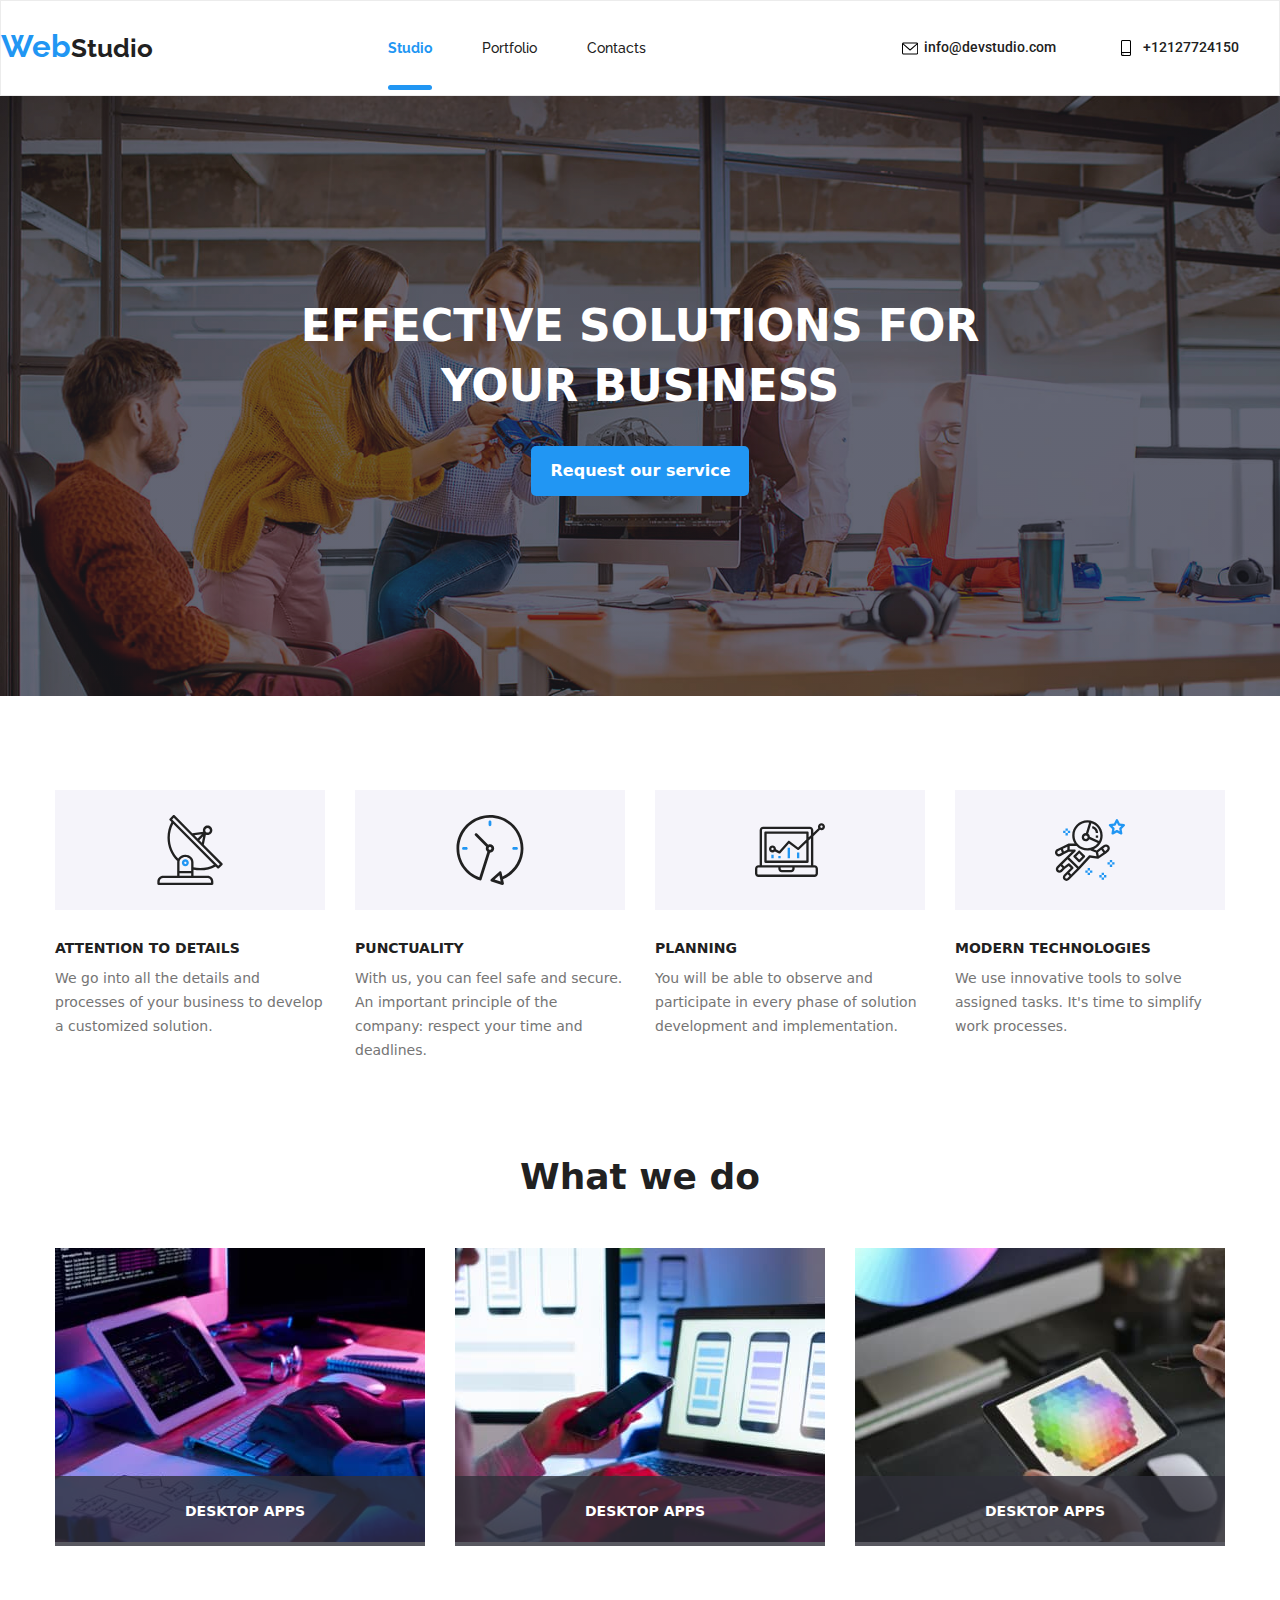
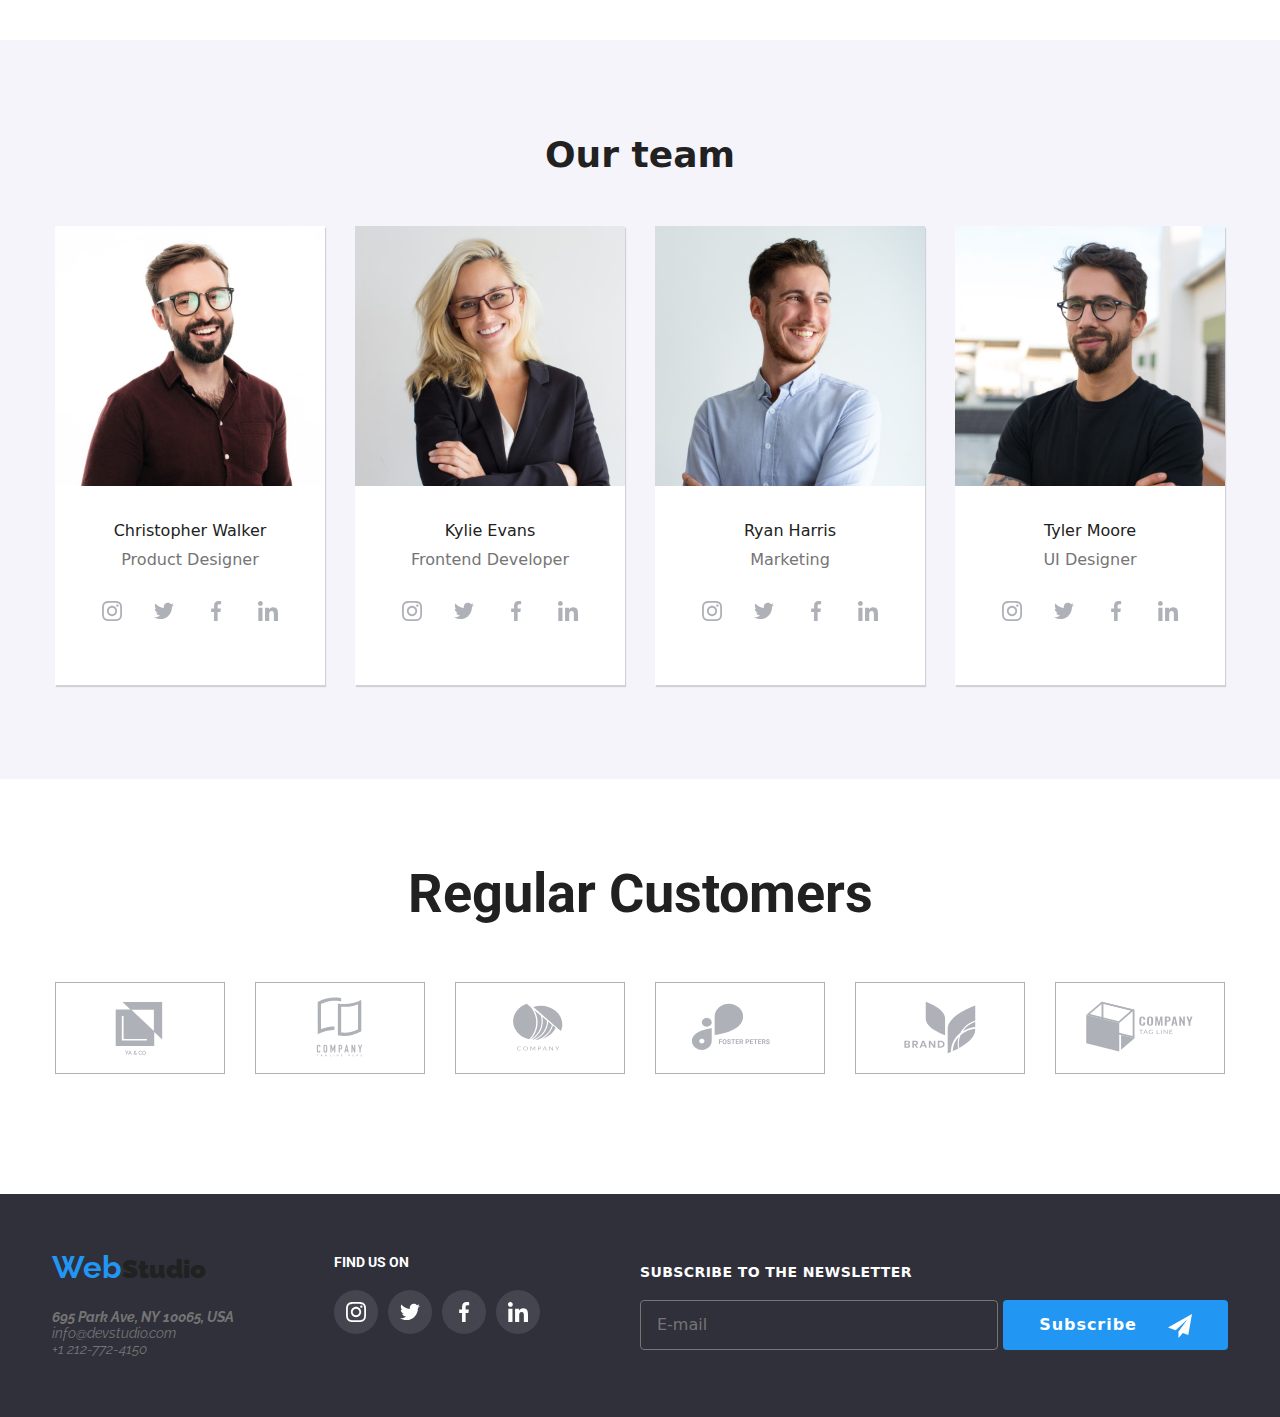
<file: index.html>
<!DOCTYPE html>
<html lang="en">
  <head>
    <meta charset="UTF-8" />
    <title>Tema 6</title>
    <link rel="stylesheet" href="./css/style.css" />
    <link rel="preconnect" href="https://fonts.googleapis.com" />
    <link rel="preconnect" href="https://fonts.gstatic.com" crossorigin />
    <link
      href="https://fonts.googleapis.com/css2?family=Raleway:ital,wght@0,100..900;1,100..900&family=Roboto:ital,wght@0,100;0,300;0,400;0,500;0,700;0,900;1,100;1,300;1,400;1,500;1,700;1,900&display=swap"
      rel="stylesheet"
    />
    <link
      rel="stylesheet"
      href="https://cdnjs.cloudflare.com/ajax/libs/modern-normalize/1.0.0/modern-normalize.min.css"
    />
  </head>
  <body class="first__page">
    <!--Header Section-->
    <header class="header">
      <div class="containter">
        <div>
          <a href="index.html"
            ><p><span class="header__logo__web">Web</span>Studio</p></a
          >
        </div>
        <nav class="header__navigation">
          <ul>
            <li>
              <a href="index.html" class="nav-link active"><b>Studio</b></a>
            </li>
            <li><a href="portfolio.html" class="nav-link">Portfolio</a></li>
            <li><a href="#" class="nav-link">Contacts</a></li>
          </ul>
        </nav>
        <div class="header__info">
          <a href="malito:info@devstudio.com"
            ><svg class="header__icon">
              <use
                href="./images/symbol-defs.svg#icon-envelope1"
                width="16"
              /></svg>info@devstudio.com</a
          >
          <a href="tell:+12127724150"
            ><svg class="header__icon">
              <use
                href="./images/symbol-defs.svg#icon-smartphone1"
                width="10"
              /></svg>+12127724150</a
          >
        </div>
      </div>
    </header>

    <!--Main Section-->
    <main>
      <div class="containter">
        <div class="first-section">
          <h1 class="style__title">
            EFFECTIVE SOLUTIONS FOR<br />
            YOUR BUSINESS
          </h1>
          <button data-modal-open class="service" type="button">
            Request our service
          </button>
        </div>
      </div>
      <!--Strong points Section-->
      <section class="section">
        <div class="containter">
          <div class="strong__section">
            <!--Container 1-->
            <div class="strong__section__container">
              <div class="strong__section__point">
                <svg class="strong__section__svg">
                  <use href="./images/symbol-defs.svg#icon-antenna-11" />
                </svg>
              </div>
              <h4 class="strong__section__title">ATTENTION TO DETAILS</h4>
              <p class="strong__section__text">
                We go into all the details and processes of your business to
                develop a customized solution.
              </p>
            </div>
            <!--Container 2-->
            <div class="strong__section__container">
              <div class="strong__section__point">
                <svg class="strong__section__svg">
                  <use href="./images/symbol-defs.svg#icon-clock-11" />
                </svg>
              </div>
              <h4 class="strong__section__title">PUNCTUALITY</h4>
              <p class="strong__section__text">
                With us, you can feel safe and secure. An important principle of
                the company: respect your time and deadlines.
              </p>
            </div>
            <!--Container 3-->
            <div class="strong__section__container">
              <div class="strong__section__point">
                <svg class="strong__section__svg">
                  <use href="./images/symbol-defs.svg#icon-diagram-11" />
                </svg>
              </div>
              <h4 class="strong__section__title">PLANNING</h4>
              <p class="strong__section__text">
                You will be able to observe and participate in every phase of
                solution development and implementation.
              </p>
            </div>
            <!--Container 4-->
            <div class="strong__section__container">
              <div class="strong__section__point">
                <svg class="strong__section__svg">
                  <use href="./images/symbol-defs.svg#icon-astronaut-11" />
                </svg>
              </div>
              <h4 class="strong__section__title">MODERN TECHNOLOGIES</h4>
              <p class="strong__section__text">
                We use innovative tools to solve assigned tasks. It's time to
                simplify work processes.
              </p>
            </div>
          </div>
        </div>
      </section>

      <!--What we do-->
      <section class="section">
        <div class="containter">
          <h2 class="what-we-do">What we do</h2>
          <div class="what-we-do__image">

            <div class="what-we-do__card">
              <p class="what-we-do__subtitle">Desktop apps</p>
              <img src="./images/img1.jpg" alt="coding app" width="370" />
              
            </div>

            <div class="what-we-do__card">
              <img src="./images/img2.jpg" alt="style phone app" width="370" />
              <p class="what-we-do__subtitle"><b>Desktop apps</b></p>
            </div>
            
            <div class="what-we-do__card">
              <img src="./images/img3.jpg" alt="color app" width="370" />
              <p class="what-we-do__subtitle"><b>Desktop apps</b></p>
            </div>
            
            
          </div>
        </div>
      </section>

      <!--Our team-->
      <section class="section">
        <div class="containter">
          <div class="our-team">
            <h2 class="our-team__title">Our team</h2>
            <!-- Conteiner carduri staff -->
            <div class="our-team__staff">
              <!--Container 1-->
              <div class="containers">
                <img
                  src="./images/christopher-walker.jpg"
                  alt="Product Designer"
                  width="270px"
                />
                <p class="conteiner__name">Christopher Walker</p>
                <p class="conteiner__roll">Product Designer</p>
                <ul class="team__social">
                  <li class="team__social__items">
                    <a href="https://www.instagram.com/">
                      <svg class="team__social__icon">
                        <use
                          href="./images/symbol-defs.svg#icon-instagram-21 "
                        />
                      </svg>
                    </a>
                  </li>
                  <li class="team__social__items">
                    <a href="https://twitter.com/">
                      <svg class="team__social__icon">
                        <use href="./images/symbol-defs.svg#icon-twitter-11" />
                      </svg>
                    </a>
                  </li>
                  <li class="team__social__items">
                    <a href="https://www.facebook.com/">
                      <svg class="team__social__icon">
                        <use href="./images/symbol-defs.svg#icon-facebook-11" />
                      </svg>
                    </a>
                  </li>
                  <li class="team__social__items">
                    <a href="https://www.linkedin.com/">
                      <svg class="team__social__icon">
                        <use href="./images/symbol-defs.svg#icon-linkedin-11" />
                      </svg>
                    </a>
                  </li>
                </ul>
              </div>

              <!--Container 2-->
              <div class="containers">
                <img
                  src="./images/kylie-evans.jpg"
                  alt="Frontend Developer"
                  width="270px"
                />
                <p class="conteiner__name">Kylie Evans</p>
                <p class="conteiner__roll">Frontend Developer</p>
                <ul class="team__social">
                  <li class="team__social__items">
                    <a href="https://www.instagram.com/">
                      <svg class="team__social__icon">
                        <use
                          href="./images/symbol-defs.svg#icon-instagram-21"
                        />
                      </svg>
                    </a>
                  </li>
                  <li class="team__social__items">
                    <a href="https://twitter.com/">
                      <svg class="team__social__icon">
                        <use href="./images/symbol-defs.svg#icon-twitter-11" />
                      </svg>
                    </a>
                  </li>
                  <li class="team__social__items">
                    <a href="https://www.facebook.com/">
                      <svg class="team__social__icon">
                        <use href="./images/symbol-defs.svg#icon-facebook-11" />
                      </svg>
                    </a>
                  </li>
                  <li class="team__social__items">
                    <a href="https://www.linkedin.com/">
                      <svg class="team__social__icon">
                        <use href="./images/symbol-defs.svg#icon-linkedin-11" />
                      </svg>
                    </a>
                  </li>
                </ul>
              </div>

              <!--Container 3-->
              <div class="containers">
                <img
                  src="./images/ryan-harris.jpg"
                  alt="Marketing"
                  width="270px"
                />
                <p class="conteiner__name">Ryan Harris</p>
                <p class="conteiner__roll">Marketing</p>
                <ul class="team__social">
                  <li class="team__social__items">
                    <a href="https://www.instagram.com/">
                      <svg class="team__social__icon">
                        <use
                          href="./images/symbol-defs.svg#icon-instagram-21"
                        />
                      </svg>
                    </a>
                  </li>
                  <li class="team__social__items">
                    <a href="https://twitter.com/">
                      <svg class="team__social__icon">
                        <use href="./images/symbol-defs.svg#icon-twitter-11" />
                      </svg>
                    </a>
                  </li>
                  <li class="team__social__items">
                    <a href="https://www.facebook.com/">
                      <svg class="team__social__icon">
                        <use href="./images/symbol-defs.svg#icon-facebook-11" />
                      </svg>
                    </a>
                  </li>
                  <li class="team__social__items">
                    <a href="https://www.linkedin.com/">
                      <svg class="team__social__icon">
                        <use href="./images/symbol-defs.svg#icon-linkedin-11" />
                      </svg>
                    </a>
                  </li>
                </ul>
              </div>

              <!--Container 4-->
              <div class="containers">
                <img
                  src="./images/tyler-moore.jpg"
                  alt="UI Designer"
                  width="270px"
                />
                <p class="conteiner__name">Tyler Moore</p>
                <p class="conteiner__roll">UI Designer</p>
                <ul class="team__social">
                  <li class="team__social__items">
                    <a href="https://www.instagram.com/">
                      <svg class="team__social__icon">
                        <use
                          href="./images/symbol-defs.svg#icon-instagram-21"
                        />
                      </svg>
                    </a>
                  </li>
                  <li class="team__social__items">
                    <a href="https://twitter.com/">
                      <svg class="team__social__icon">
                        <use href="./images/symbol-defs.svg#icon-twitter-11" />
                      </svg>
                    </a>
                  </li>
                  <li class="team__social__items">
                    <a href="https://www.facebook.com/">
                      <svg class="team__social__icon">
                        <use href="./images/symbol-defs.svg#icon-facebook-11" />
                      </svg>
                    </a>
                  </li>
                  <li class="team__social__items">
                    <a href="https://www.linkedin.com/">
                      <svg class="team__social__icon">
                        <use href="./images/symbol-defs.svg#icon-linkedin-11" />
                      </svg>
                    </a>
                  </li>
                </ul>
              </div>
            </div>
          </div>
        </div>
      </section>

      <!-- Regular customers -->
      <section class="section">
        <div class="regular">
          <h2>Regular Customers</h2>
          <ul class="regular__customers">
            <li>
              <svg class="regular__icon">
                <use href="./images/symbol-defs.svg#icon-Logo6" />
              </svg>
            </li>
            <li>
              <svg class="regular__icon">
                <use href="./images/symbol-defs.svg#icon-Logo11" />
              </svg>
            </li>
            <li>
              <svg class="regular__icon">
                <use href="./images/symbol-defs.svg#icon-Logo21" />
              </svg>
            </li>
            <li>
              <svg class="regular__icon">
                <use href="./images/symbol-defs.svg#icon-Logo31" />
              </svg>
            </li>
            <li>
              <svg class="regular__icon">
                <use href="./images/symbol-defs.svg#icon-Logo41" />
              </svg>
            </li>
            <li>
              <svg class="regular__icon">
                <use href="./images/symbol-defs.svg#icon-Logo51" />
              </svg>
            </li>
          </ul>
        </div>
      </section>
    </main>
    <!--Footer section-->

    <footer class="footer__container">
      <div class="footer__section">

      <div class="footer__address">
        <div class="footer__logo">
          <a href="#">
            <p>
              <b><span class="footer__logoweb">Web</span>Studio</b>
            </p></a>
        </div>
        <address>
         <a href="https://www.google.it/maps/place/695+Park+Ave,+New+York,+NY+10065,+Stati+Uniti/@41.0756206,-74.7488713,9z/data=!4m6!3m5!1s0x89c258ebe8836e8f:0xa007c44e7c4aa0eb!8m2!3d40.7688994!4d-73.9650256!16s%2Fg%2F11c250btd8?entry=ttu"><b><p>695 Park Ave, NY 10065, USA</p></b></a>
         <a href="mailto:info@devstudio.com"><p>info@devstudio.com</p></a>
         <a href="tel:+12127724150"><p>+1 212-772-4150</p></a>
        </address>
      </div>


      <div class="footer-item">
        <h3 class="footer-h3">FIND US ON</h3>
        <ul class="footer-item__icon">
          <li>
            <a href="">
              <svg class="footer-item__icon__style">
                <use href="./images/symbol-defs.svg#icon-instagram-21" />
              </svg>
            </a>
          </li>
          <li>
            <a href="">
              <svg class="footer-item__icon__style">
                <use href="./images/symbol-defs.svg#icon-twitter-11" />
              </svg>
            </a>
          </li>
          <li>
            <a href="">
              <svg class="footer-item__icon__style">
                <use href="./images/symbol-defs.svg#icon-facebook-11" />
              </svg>
            </a>
          </li>
          <li>
            <a href="">
              <svg class="footer-item__icon__style">
                <use href="./images/symbol-defs.svg#icon-linkedin-11" />
              </svg>
            </a>
          </li>
        </ul>
      </div>


      <div>
        <h3 class="footer-form__title"><b>Subscribe to the newsletter</b></h3>
        <form class="footer-form">
          <label class="footer-form__label">
            <input
              type="email"
              name="useremail"
              placeholder="E-mail"
              class="footer-form__input"
            />
          </label>
          <button type="submit" class="footer-form__btn">
            <b>Subscribe</b>
            <svg>
              <use
                href="./images/form-icons.svg#icon-send"
                width="24"
                height="24"
              />
            </svg>
          </button>
        </form>
      </div>

    </div>
    </footer>


    <div data-modal class="is-hidden">
      <div data-modal-content>
        <button data-modal-close type="button">x</button>
        <h2 class="modal-title">
          Leave your information and we'll call you back
        </h2>

        <form name="modal-from" class="modal-form">
          <label class="modal-form__position">
            Name
            <input type="text" name="username" class="modal-form__input" />
            <svg>
              <use href="./images/form-icons.svg#icon-person" />
            </svg>
          </label>
          <label class="modal-form__position">
            Telefone
            <input type="tel" name="userphone" class="modal-form__input" />
            <svg><use href="./images/form-icons.svg#icon-phone" /></svg>
          </label>
          <label class="modal-form__position">
            Email
            <input type="email" name="useremail" class="modal-form__input" />
            <svg><use href="./images/form-icons.svg#icon-email" /></svg>
          </label>
          <label class="modal-form__position">
            Mesaj
            <textarea
              name="mesaj"
              placeholder="Introdu meesajul tau"
              class="modal-form__comments"></textarea>
          </label>
          <label class="modal-form__position modal-form__checked">
            <input
              type="checkbox"
              name="agree"
              value="agree"
              class="modal-form__input"
            />
            <span class="replace-checkbox modal-checkbox__position">
              <svg><use href="./images/form-icons.svg#icon-checked" /></svg>
            </span>
            I agree with the letter and accept the<a href="#" class="condition"
              >Terms and Conditions</a
            >
          </label>
          <button type="submit" class="modal-form__btn">Send</button>
        </form>
      </div>
    </div>
    <script src="modal.js"></script>
  </body>
</html>
</file>
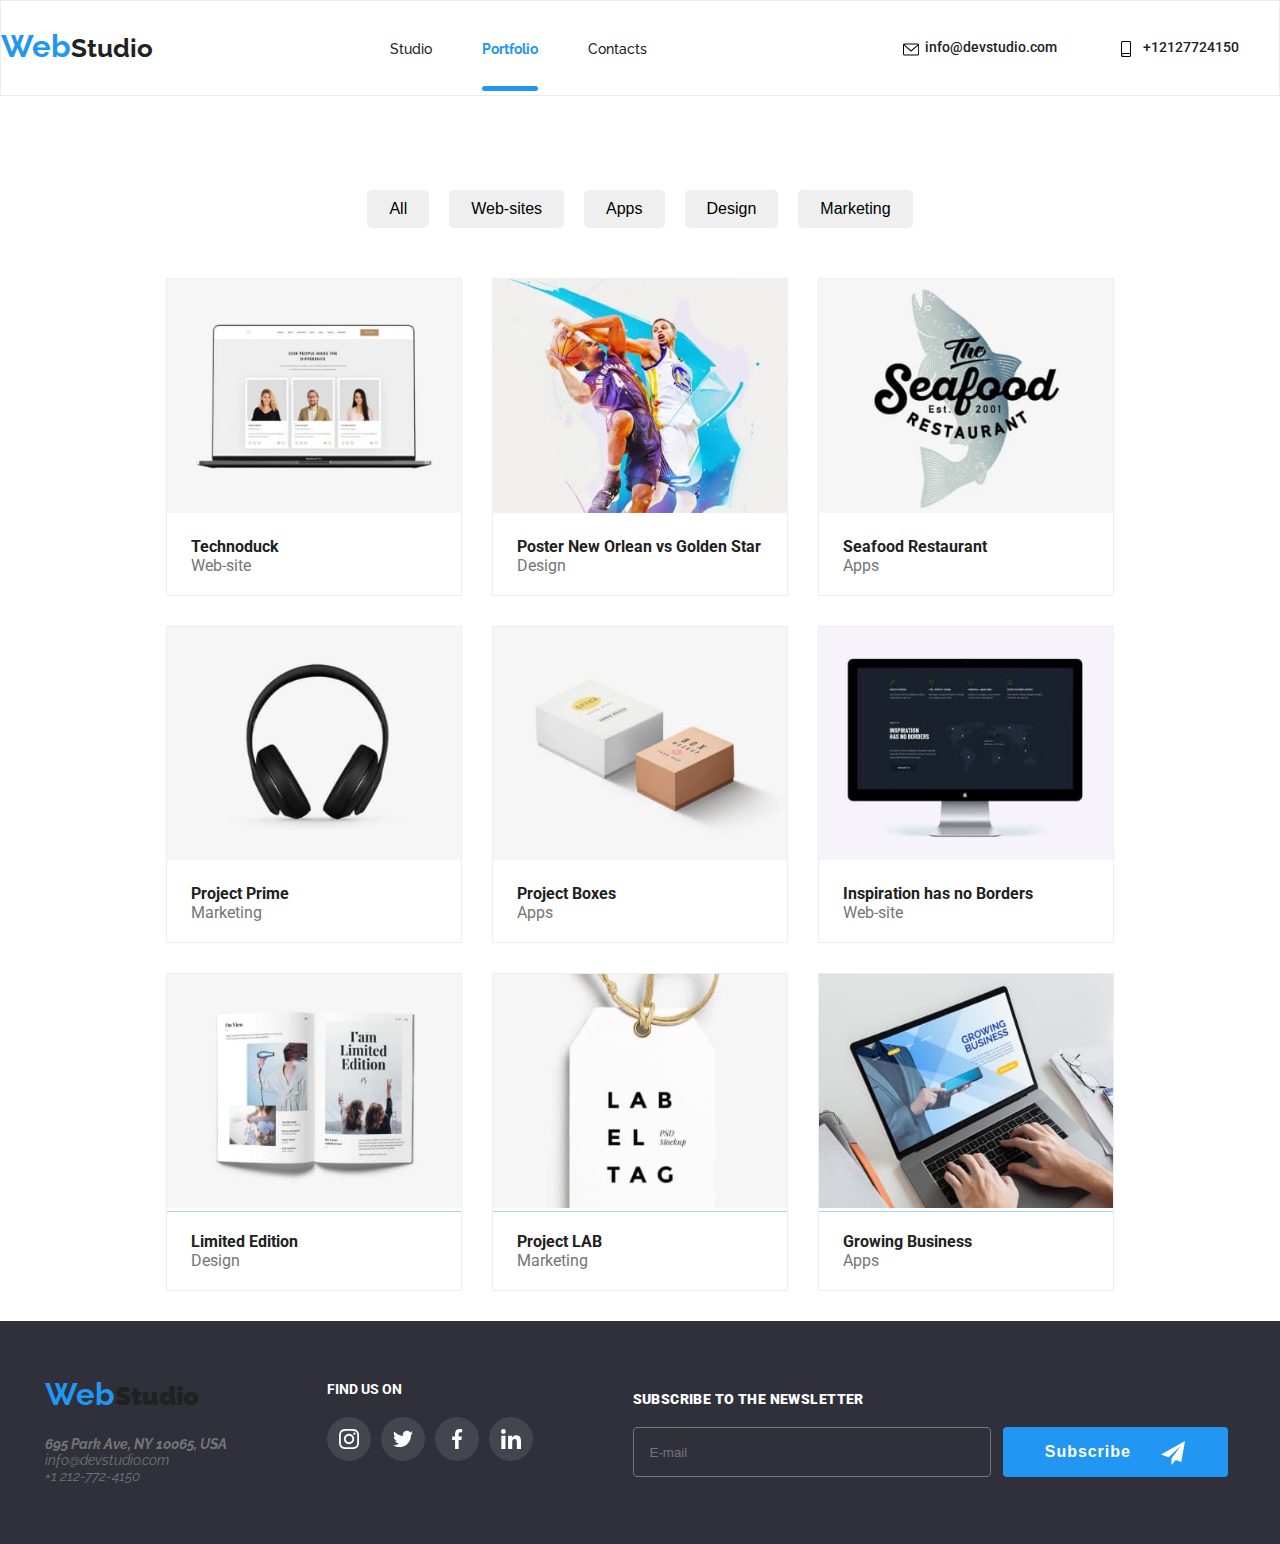
<file: portfolio.html>
<!DOCTYPE html>
<html lang="en">
  <head>
    <meta charset="UTF-8" />
    <title>Portfolio</title>
    <link rel="stylesheet" href="./css/style.css" />
    <link rel="preconnect" href="https://fonts.googleapis.com" />
    <link rel="preconnect" href="https://fonts.gstatic.com" crossorigin />
    <link
      href="https://fonts.googleapis.com/css2?family=Raleway:ital,wght@0,100..900;1,100..900&family=Roboto:ital,wght@0,100;0,300;0,400;0,500;0,700;0,900;1,100;1,300;1,400;1,500;1,700;1,900&display=swap"
      rel="stylesheet"
    />
  </head>
  <body class="second__page">
    <!--Header Section-->
    <header class="header">
      <div class="containter">
        <div>
          <a href="index.html"
            ><p>
              <span class="header__logo__web">Web</span>Studio
            </p></a
          >
        </div>
        <nav class="header__navigation">
          <ul>
            <li><a href="index.html" class="nav-link">Studio</a></li>
            <li>
              <a href="portfolio.html" class="nav-link active"><b>Portfolio</b></a>
            </li>
            <li><a href="#" class="nav-link ">Contacts</a></li>
          </ul>
        </nav>
        <div class="header__info">
          <a href="malito:info@devstudio.com"><svg class="header__icon"><use href="./images/symbol-defs.svg#icon-envelope1" width="16" /></svg>info@devstudio.com</a>
          <a href="tell:+12127724150"><svg class="header__icon"><use href="./images/symbol-defs.svg#icon-smartphone1" width="10"  /></svg>+12127724150</a>
        </div>
      </div>
    </header>

    <!--Main Section-->
    <main>
      <div class="containter">
        <div class="selection">
          <button type="button">All</button>
          <button type="button">Web-sites</button>
          <button type="button">Apps</button>
          <button type="button">Design</button>
          <button type="button">Marketing</button>
        </div>
      

      <!--Conteiner project cu carduri 1-3-->
      <div class="cards">
        <!--Cardul 1-->
        <div class="conteiner__portofolio">
        <div class="container__portofolio__img">
           <img src="./images/technoduck.jpg" alt="image team Sara , Luke , Claire" width="294px"/>
          <div class="overlay">Technoduck is a state-of-the-art coronavirus distribution platform. Companies use this platform for digital espionage and attacks on competitors' secure servers.</div>
          </div>
          <p class="card__title"><b>Technoduck</b></p>
          <p class="card__subtitle">Web-site</p>
        </div>
        <!--Cardul 2-->
        <div class="conteiner__portofolio">
          <div class="container__portofolio__img">
          <img src="./images/poster.jpg" alt="poster-basket" width="294px"/>
          <div class="overlay">Technoduck is a state-of-the-art coronavirus distribution platform. Companies use this platform for digital espionage and attacks on competitors' secure servers.</div>
          </div>
          <p class="card__title"><b>Poster New Orlean vs Golden Star</b></p>
          <p class="card__subtitle">Design</p>
        </div>

        <!--Cardul 3-->
        <div class="conteiner__portofolio">
          <div class="container__portofolio__img">
          <img src="./images/seatfood.jpg" alt="app-restaurant" width="294px"/>
            <div class="overlay">Technoduck is a state-of-the-art coronavirus distribution platform. Companies use this platform for digital espionage and attacks on competitors' secure servers.</div>
          </div>
          <p class="card__title"><b>Seafood Restaurant</b></p>
          <p class="card__subtitle">Apps</p>
        </div>
      </div>
      <!--Conteiner project cu carduri 4-6-->
      <div class="cards">
        <!--Cardul 4-->
        <div class="conteiner__portofolio">
          <div class="container__portofolio__img">
          <img src="./images/project-prime.jpg" alt="headphones-prime" width="294px"/>
          <div class="overlay">Technoduck is a state-of-the-art coronavirus distribution platform. Companies use this platform for digital espionage and attacks on competitors' secure servers.</div>
          </div>
          
          <p class="card__title"><b>Project Prime</b></p>
          <p class="card__subtitle">Marketing</p>
        </div>
        <!--Cardul 5-->
        <div class="conteiner__portofolio">
          <div class="container__portofolio__img">
          <img src="./images/project-boxes.jpg" alt="poject-boxes" width="294px"/>
          <div class="overlay">Technoduck is a state-of-the-art coronavirus distribution platform. Companies use this platform for digital espionage and attacks on competitors' secure servers.</div>
          </div>
          <p class="card__title"><b>Project Boxes</b></p>
          <p class="card__subtitle">Apps</p>
        </div>
        <!--Cardul 6-->
        <div class="conteiner__portofolio">
          <div class="container__portofolio__img">
          <img src="./images/inspiration-borders.jpg" alt="site-country" width="294px"/>
          <div class="overlay">Technoduck is a state-of-the-art coronavirus distribution platform. Companies use this platform for digital espionage and attacks on competitors' secure servers.</div>
          </div>
          <p class="card__title"><b>Inspiration has no Borders</b></p>
          <p class="card__subtitle">Web-site</p>
        </div>
      </div>
      <!--Conteiner project cu carduri 7-9-->
      <div class="cards">
        <!--Cardul 7-->
        <div class="conteiner__portofolio">
          <div class="container__portofolio__img">
          <img
            src="./images/limited-edition.jpg"
            alt="limited-edition-articles" width="294px"/>
            <div class="overlay">Technoduck is a state-of-the-art coronavirus distribution platform. Companies use this platform for digital espionage and attacks on competitors' secure servers.</div>
          </div>
          <p class="card__title"><b>Limited Edition</b></p>
          <p class="card__subtitle">Design</p>
        </div>
        <!--Cardul 8-->
        <div class="conteiner__portofolio">
          <div class="container__portofolio__img">
          <img src="./images/project-lab.jpg" alt="lab-project" width="294px"/>
          <div class="overlay">Technoduck is a state-of-the-art coronavirus distribution platform. Companies use this platform for digital espionage and attacks on competitors' secure servers.</div>
          </div>
          <p class="card__title"><b>Project LAB</b></p>
          <p class="card__subtitle">Marketing</p>
        </div>
        <!--Cardul 9-->
        <div class="conteiner__portofolio">
          <div class="container__portofolio__img">
          <img src="./images/growing-business.jpg" alt="business" width="294px"/>
          <div class="overlay">Technoduck is a state-of-the-art coronavirus distribution platform. Companies use this platform for digital espionage and attacks on competitors' secure servers.</div>
          </div>
          <p class="card__title"><b>Growing Business</b></p>
          <p class="card__subtitle">Apps</p>
        </div>
      </div>
      </div>
    </main>

    <!--Footer section-->
    <footer class="footer__container">
      <div class="footer__section">

      <div class="footer__address">
        <div class="footer__logo">
          <a href="#">
            <p>
              <b><span class="footer__logoweb">Web</span>Studio</b>
            </p></a>
        </div>
        <address>
         <a href="https://www.google.it/maps/place/695+Park+Ave,+New+York,+NY+10065,+Stati+Uniti/@41.0756206,-74.7488713,9z/data=!4m6!3m5!1s0x89c258ebe8836e8f:0xa007c44e7c4aa0eb!8m2!3d40.7688994!4d-73.9650256!16s%2Fg%2F11c250btd8?entry=ttu"><b><p>695 Park Ave, NY 10065, USA</p></b></a>
         <a href="mailto:info@devstudio.com"><p>info@devstudio.com</p></a>
         <a href="tel:+12127724150"><p>+1 212-772-4150</p></a>
        </address>
      </div>


      <div class="footer-item">
        <h3 class="footer-h3">FIND US ON</h3>
        <ul class="footer-item__icon">
          <li>
            <a href="">
              <svg class="footer-item__icon__style">
                <use href="./images/symbol-defs.svg#icon-instagram-21" />
              </svg>
            </a>
          </li>
          <li>
            <a href="">
              <svg class="footer-item__icon__style">
                <use href="./images/symbol-defs.svg#icon-twitter-11" />
              </svg>
            </a>
          </li>
          <li>
            <a href="">
              <svg class="footer-item__icon__style">
                <use href="./images/symbol-defs.svg#icon-facebook-11" />
              </svg>
            </a>
          </li>
          <li>
            <a href="">
              <svg class="footer-item__icon__style">
                <use href="./images/symbol-defs.svg#icon-linkedin-11" />
              </svg>
            </a>
          </li>
        </ul>
      </div>

      <div>
        <h3 class="footer-form__title"><b>Subscribe to the newsletter</b></h3>
        <form class="footer-form">
          <label class="footer-form__label">
            <input
              type="email"
              name="useremail"
              placeholder="E-mail"
              class="footer-form__input"
            />
          </label>
          <button type="submit" class="footer-form__btn">
            <b>Subscribe</b>
            <svg>
              <use
                href="./images/form-icons.svg#icon-send"
                width="24"
                height="24"
              />
            </svg>
          </button>
        </form>
      </div>

    </div>
    </footer>
  </body>
</html>
</file>
<file: css/style.css>
:root {
    --sky-blue: #2196F3;
    --black: #212121;
    --light-black: #2F303A;
    --grey: #757575;
    --white: #FFFFFF;
    --icon: #AFB1B8;
    --shadow: #00000024;
    --primary-font: 'Roboto', sans-serif;
    --secondary-font: 'Raleway', sans-serif;
}

* {
    margin: 0;
    padding: 0;
}

*,
*::before,
*::after {
    box-sizing: border-box
}



body {
    font-family: var(--primary-font);
    color: var(--grey);
}

/* Header section */

.header{
    border: 1px solid rgba(236, 236, 236, 1)
}
.header .containter {
    display: flex;
    justify-content: space-between;
    align-items: center;
    padding-top: 32px;
    padding-bottom: 32px;
}

.header__logo__web {

    font-family: var(--secondary-font);
    font-weight: 700;
    font-size: 31px;
    line-height: 24px;
    color: var(--sky-blue);


}

a  {
    font-family: var(--secondary-font);
    font-weight: 700;
    font-size: 26px;
    line-height: 30px;
    color: var(--black);
    text-decoration: none;
    transition-property: color;
    transition-duration: 250ms;
    transition-timing-function: cubic-bezier(0.4, 0, 0.2, 1);
}



a:hover {
    color: var(--sky-blue);
    
}

.header__navigation ul {
    display: flex;
    gap: 50px;
    list-style: none;
}

.header__navigation a {
    font-weight: 500;
    font-size: 14px;
    line-height: 16px;
    text-decoration: none;
    color: #212121;
    position: relative;
    transform: translateY(100%);
    transition-duration: 250ms;
    transition-timing-function:cubic-bezier(0.4, 0, 0.2, 1)
}
.header__navigation a:hover {
    color:var(--sky-blue);
    transform: translateY(0);
}
.header__navigation a::after

{
    content: '';
    position: absolute;
    top: 45px;
    left: 0;
    width: 0;
    height: 5px;
    border-radius: 200px;
    background-color: var(--sky-blue);
    transition-duration: 250ms;
    transition-timing-function: cubic-bezier(0.4, 0, 0.2, 1) ;
    /* transition-property: width; */
}

.header__navigation a:hover::after,
.header__navigation a:active::after,
.nav-link.active::after{ 
    width: 100%;
} 

.header__navigation b
{
    color: var(--sky-blue);
}

button {
    transition-property: color, background-color, transform;
    transition-duration: 250ms, 250ms, 250ms;
    transition-timing-function: cubic-bezier(0.4, 0, 0.2, 1);
}
button:hover {
    color: var(--white);
    background-color: var(--sky-blue);
    transform: scale(1.1);
}
button {

    font-weight: 500;
    font-size: 16px;
    line-height: 26px;
    cursor: pointer;
    border: 0;
    border-radius: 5px;
    padding: 6px 22px;
    margin: 0 8px;
}

.selection {
    text-align: center;
    margin-top: 94px;
    margin-bottom: 50px;

}


.section{
margin: 94px 0;
}

.service {

    background-color: #2196F3;
    font-weight: 700;
    font-size: 16px;
    line-height: 30px;
    color: var(--white);
    padding: 10px 0;
    padding-left: 20px;
    padding-right: 19px;
    border: 0;
    border-radius: 5px;
    transition: 250ms transform cubic-bezier(0.4, 0, 0.2, 1);
}

.service:hover {
    color: rgb(0, 0, 0);
    background-color: var(--sky-blue);
    transform: scale(1.05);
}
 
button:focus {
    background-color: grey;
}


.header__icon {
    width: 22px;
    height: 20px;
    vertical-align: middle
}


.header__info a{
    font-family: var(--primary-font);
    text-decoration: none;
    font-weight: 500;
    font-size: 14px;
    line-height: 16px;
    margin-right: 40px;
    margin-left: 20px;
    
}

.header__info :hover {
    fill: var(--sky-blue);
}

.style__title {
    color: var(--white);
    font-weight: 900;
    font-size: 44px;
    line-height: 60px;
    margin-bottom: 30px;
}

.first-section {
    text-align: center;
    background-color: var(--light-black);
    background-image: linear-gradient(0deg,
            rgba(47, 48, 58, 0.4),
            rgba(47, 48, 58, 0.4)),
        url(../images/background-index.jpg);
    background-size: cover;
    padding-top: 200px;
    padding-bottom: 200px;
}

/* Strong section points */

.strong__section__container{
    width: 270px;
    
}

.strong__section__point {
    width: 270px;
    height: 120px;
    background-color: #F5F4FA;
    padding: 25px 0px 0px;
    text-align: center;
    
}

.strong__section__svg {
    width: 70px;
    height: 70px;
}

.strong__section {
    display: flex;
    justify-content: center;
    gap: 30px;
}

.strong__section__title {
    color: var(--black);
    font-weight: 700;
    font-size: 14px;
    line-height: 16px;
    padding-bottom: 10px;
    margin-top: 30px;
}

.strong__section__text {
    color: var(--grey);
    font-weight: 400;
    font-size: 14px;
    line-height: 24px;
}

.what-we-do {
    font-size: 36px;
    line-height: 42px;
    text-align: center;
    margin-bottom: 50px;
    color: var(--black);

}

.what-we-do__image {
    justify-content: center;
    display: flex;
    gap: 30px;
}

.what-we-do__card{
    position: relative;
}

.what-we-do__card::after{
    content: '';
    display: block;
    position: absolute;
    bottom: 0;
    left: 0;
    width: 100%;
    height: 70px;
    background-color: var(--light-black);
    opacity: 0.8;
}

.what-we-do__subtitle{
    position: absolute;
    bottom: 27px;
    color: var(--white);
    text-transform: uppercase;
    z-index: 1;
    font-size: 14px;
    font-weight: 700;
    left: 130px;
    
}

/* Conteiner project realizate */

.containter {
    width: 100%;
    max-width: 1600px;
    margin-left: auto;
    margin-right: auto;

}

.containers{
    border-radius: solid 5px;
    background-color: var(--white);
    box-shadow: 1px 2px 1px var(--shadow);
    
}

.conteiner__portofolio {
    margin-bottom: 30px;
    border: 1px solid #EEEEEE;

}
.conteiner__portofolio:hover{

    box-shadow: 5px 6px 10px -6px rgba(115, 115, 115, 1);

}

.conteiner__portofolio:hover .overlay{
    transform: translateY(0%);
    opacity: 0.9;
    transition-duration: 250ms;
    transition-timing-function: cubic-bezier(0.4, 0, 0.2, 1);
    
}
.container__portofolio__img{
    position: relative;
    overflow: hidden;
}
.cards {
    border-radius: 5px;
    background-color: var(--white);
    display: flex;
    justify-content: center;
    gap: 30px;
}


.overlay{
    position: absolute;
    top: 0;
    left: 0;
    padding: 63px 24px 91px 24px;
    width: 100%;
    height: 100%;
    transform: translateY(100%);
    background-color: var(--sky-blue);
    color: var(--white);
    transition-duration: 250ms;
    font-size: 16px;
    /* transition-timing-function: cubic-bezier(0.4, 0, 0.2, 1); */
}
.card__title {
    color: var(--black);
    margin-top: 20px;
    margin-left: 24px;
    margin-right: 24px;
}

.card__subtitle {
    margin-left: 24px;
    margin-right: 24px;
    margin-bottom: 20px;
}

/* Conteiner card  team */
.our-team {
    background-color: #F5F4FA;
    padding: 94px 0;
}

.our-team__title {
    font-size: 36px;
    line-height: 42px;
    text-align: center;
    margin-bottom: 50px;
    color: var(--black);
}

.our-team__staff {
    gap: 30px;
    display: flex;
    justify-content: center;
}



.conteiner__name {
    color: #212121;
    font-weight: 500;
    font-size: 16px;
    line-height: 19px;
    text-align: center;
    margin-top: 30px;
    margin-bottom: 10px;


}

.conteiner__roll {
    color: var(--grey);
    font-weight: 400;
    font-size: 16px;
    line-height: 19px;
    text-align: center;

}

.team__social {
    display: flex;
    /* gap: 5px; */
    justify-content: center;
    margin: 17px;
    list-style: none;
    padding-bottom: 30px;
}

.team__social__items{
    padding: 11px;
    border-radius: 100px;
    transition-duration: 250ms;
    transition-timing-function: cubic-bezier(0.4, 0, 0.2, 1);
}

.team__social__items:hover{
    background-color: var(--sky-blue);
}

.team__social__items:hover .team__social__icon {
    fill: var(--white);
}

.team__social__icon {
    width: 30px;
    height: 20px;
    fill: var(--icon);
}

/* Regular customers */

.regular {
    font-family: var(--primary-font);
    font-size: 36px;
    font-weight: 700;
    line-height: 42px;
    text-align: center;
    color: var(--black);

}

.regular__customers {
    display: flex;
    list-style: none;
    margin-top: 50px;
    gap: 30px;
    justify-content: center;
    padding: 17px 35px;
}

.regular__icon {
    width: 170px;
    height: 92px;
    border: 1px solid rgba(175, 177, 184, 1);
    padding: 11px 11px;
    fill: var(--icon);
    transition-duration: 250ms;
    transition-timing-function: cubic-bezier(0.4, 0, 0.2, 1);
}


.regular__icon:hover {
    fill: var(--sky-blue);
    border: 3px solid var(--sky-blue);
}

/* Footer section */


.footer__container{
    padding:60px 0px;
    background-color: var(--light-black);
    display: flex;
    align-items: center;
    
}

.footer__section{
    display: flex;
    margin-left: auto;
    margin-right: auto;
    gap: 100px;
}



.footer__logoweb {
    font-family: var(--secondary-font);
    font-weight: 700;
    font-size: 31px;
    line-height: 24px;
    color: var(--sky-blue);
    
}
.footer__logo{
    margin-bottom: 25px;
}
address a {
    font-weight: 400;
    font-size: 14px;
    line-height: 16px;
    color: var(--grey-);
    
}

.footer-h3 {
    font-family: var(--primary-font);
    font-weight: 700;
    font-size: 14px;
    line-height: 16px;
    color: var(--white);
    padding-bottom: 20px;
}

.footer-item__icon {
    list-style: none;
    display: flex;
    gap: 10px;
}

.footer-item__icon li {
    background-color: rgba(255, 255, 255, 0.1);;
    padding: 12px;
    border-radius: 100px;
    transition-duration: 250ms;
    transition-timing-function: cubic-bezier(0.4, 0, 0.2, 1);
}

.footer-item__icon li:hover {
    background-color: var(--sky-blue);
}

.footer-item__icon__style {
    width: 20px;
    height: 20px;
    display: flex;
    fill:rgba(255, 255, 255, 1);
}


.footer-form {
    gap: 12px;
}

.footer-form__title {
    text-transform: uppercase;
    font-size: 14px;
    letter-spacing: 0.03em;
    color: var(--white);
    margin-bottom: 20px;
    margin-top: 10px;
}
.footer-form__input {
    width: 358px;
    height: 50px;
    cursor: pointer;
    background-color: var(--light-black);
    border: 1px solid var(--grey);
    border-radius: 4px;
    padding-left: 16px;
    color: var(--white);
}

.footer-form__btn svg {
    width: 24px;
    height: 24px;
    margin-left: 25px;
    vertical-align: middle;
    fill: var(--white);
    transition-property: fill;
    transition-duration: 250ms;
    transition-timing-function: cubic-bezier(0.4, 0, 0.2, 1);
}
.footer-form__btn:hover svg,
.footer-form__btn:focus svg {
    fill: var(--sky-blue);
}

.footer-form__input:hover {
    border: 1px solid var(--sky-blue);
}

.footer-form__btn{
    width: 225px;
    height: 50px;
    text-align: center;
    background-color: var(--sky-blue);
    font-size: 16px;
    line-height: 30px;
    letter-spacing: 0.06em;
    color: var(--white);
    cursor: pointer;
    border: 1px solid var(--gray);
    border-radius: 4px;
    transition-property: color, background-color, transform;
    transition-duration: 250ms, 250ms, 250ms;
    transition-timing-function: cubic-bezier(0.4, 0, 0.2, 1)
}
.footer-form__btn:focus,
.footer-form__btn:hover {
    background-color: var(--white);
    color: var(--sky-blue);
}

/* Style pentru modal  */

.is-hidden{
    visibility: hidden;
    opacity: 0;
    pointer-events: none;
}

[data-modal]{
    width: 100%;
    height: 100%;
    position: fixed;
    top: 0;
    left: 0;
    background-color: rgba(0, 0, 0, 0.5);
}
.is-hidden [data-modal-content]{
    transform: translate(-50%,-50%) scale(0.5);
}
[data-modal-content]{
    width: 528px;
    height: 581px;
    background-color: var(--white);
    position: absolute;
    top: 50%;
    left: 50%;
    transform: translate(-50%, -50%) scale(1);
    transition-duration: 1s;
    padding: 40px 40px;
}

[data-modal-close]{
    position: absolute;
    top: 10px;
    right: 10px;
    font-size: 18px;
    border: 0.3px solid var(--shadow);
    padding: 3px 9px;
}

.modal-title{
    font-family: var(--primary-font);
    color: var(--black);
    font-size: 20px;
    font-weight: 700;
    line-height: 23.44px;
    letter-spacing: 0.03em;
    text-align: center;  
}

.modal-form{
    padding: 12px 0px;
    gap: 12px;
    display: flex;
    flex-direction: column;
}

.modal-form__position{
    font-family: var(--primary-font);
    font-size: 12px;
    font-weight: 400;
    line-height: 14px;
    letter-spacing: 0.01em;
    display: flex;
    flex-direction: column;
    color: var(--grey);
    position: relative;
    
}

.modal-form__position svg{
    position: absolute;
    top: 26px;
    left: 7px;
    width: 18px;
    height: 18px;
    
}
.modal-form__position input{
    padding-left: 30px;
}

.modal-form__position input:focus + svg,
.modal-form__position input:hover + svg{
fill: var(--sky-blue);
}

.modal-form__input{
    margin-top: 4px;
    border-radius: 4px;
    height: 30px;
    cursor: pointer;
    border: 1px solid rgba(33, 33, 33, 0.2);
    padding-left: 12px;
}

.modal-form__comments{
    margin-top: 4px;
    border-radius: 4px;
    height: 120px;
    cursor: pointer;
    border: 1px solid rgba(33, 33, 33, 0.2);
    padding-left: 12px;
    padding-top: 5px;
}

.modal-form__input:hover,
.modal-form__input:focus,
.modal-form__comments:hover,
.modal-form__comments:focus{
    border-color: var(--sky-blue);
    outline: none
}

.modal-form__checked{
    flex-direction: row;
    align-items: center;
    font-family: var(--primary-font);
    font-size: 14px;
    font-weight: 400;
    line-height: 24px;
    letter-spacing: 0.03em;
    text-align: left;
    gap: 10px;
    justify-content: center;
}

.condition{
    font-family: var(--primary-font);
    font-size: 14px;
    font-weight: 400;
    line-height: 24px;
    color: var(--sky-blue);
    text-decoration: underline;      
}
.modal-form__input[type='checkbox'] {
    display: none;
}

.modal-checkbox__position{
    position: relative;
    width: 12px;
    height: 12px;
    border: 1px solid black;
    border-radius: 2px;
}

.modal-checkbox__position svg{
    position: absolute;
    width: 12px;
    height: 12px;
    top: -1px;
    left: 0px;
    display: none;
    fill: var(--white);
}

.modal-form__input[type='checkbox'] + .modal-checkbox__position svg{
    display: block;
}

.modal-form__input[type='checkbox']:checked + .replace-checkbox{
    background-color: var(--sky-blue);
    border-color: var(--sky-blue);
}

.modal-form__btn{
    font-family: var(--primary-font);
    width: 200px;
    height: 50px;
    font-size: 16px;
    font-weight: 700;
    line-height: 30px;
    letter-spacing: 0.06em;
    text-align: center;
    background-color: var(--sky-blue);
    color: var(--white);
    box-shadow: rgba(0, 0, 0, 0.15);
    border-radius: 4px;
    margin: 0 auto;
}
</file>
